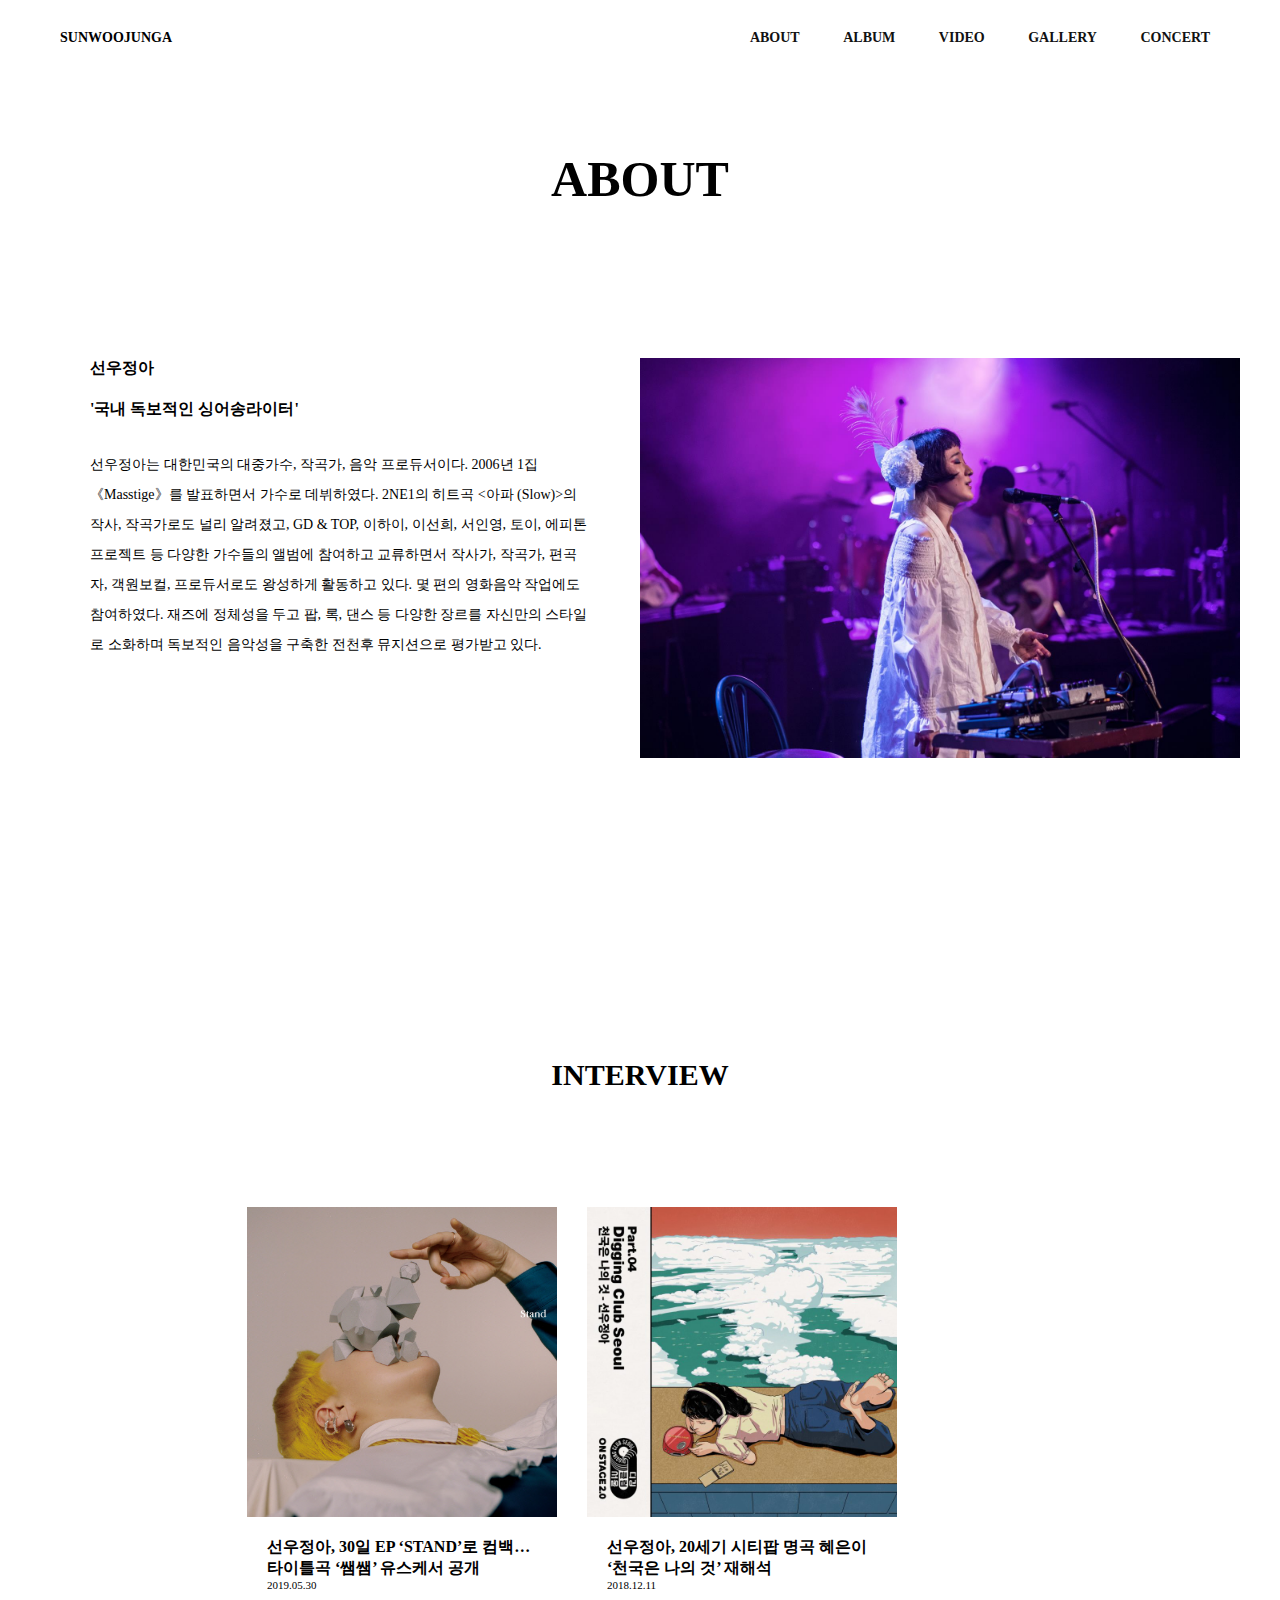
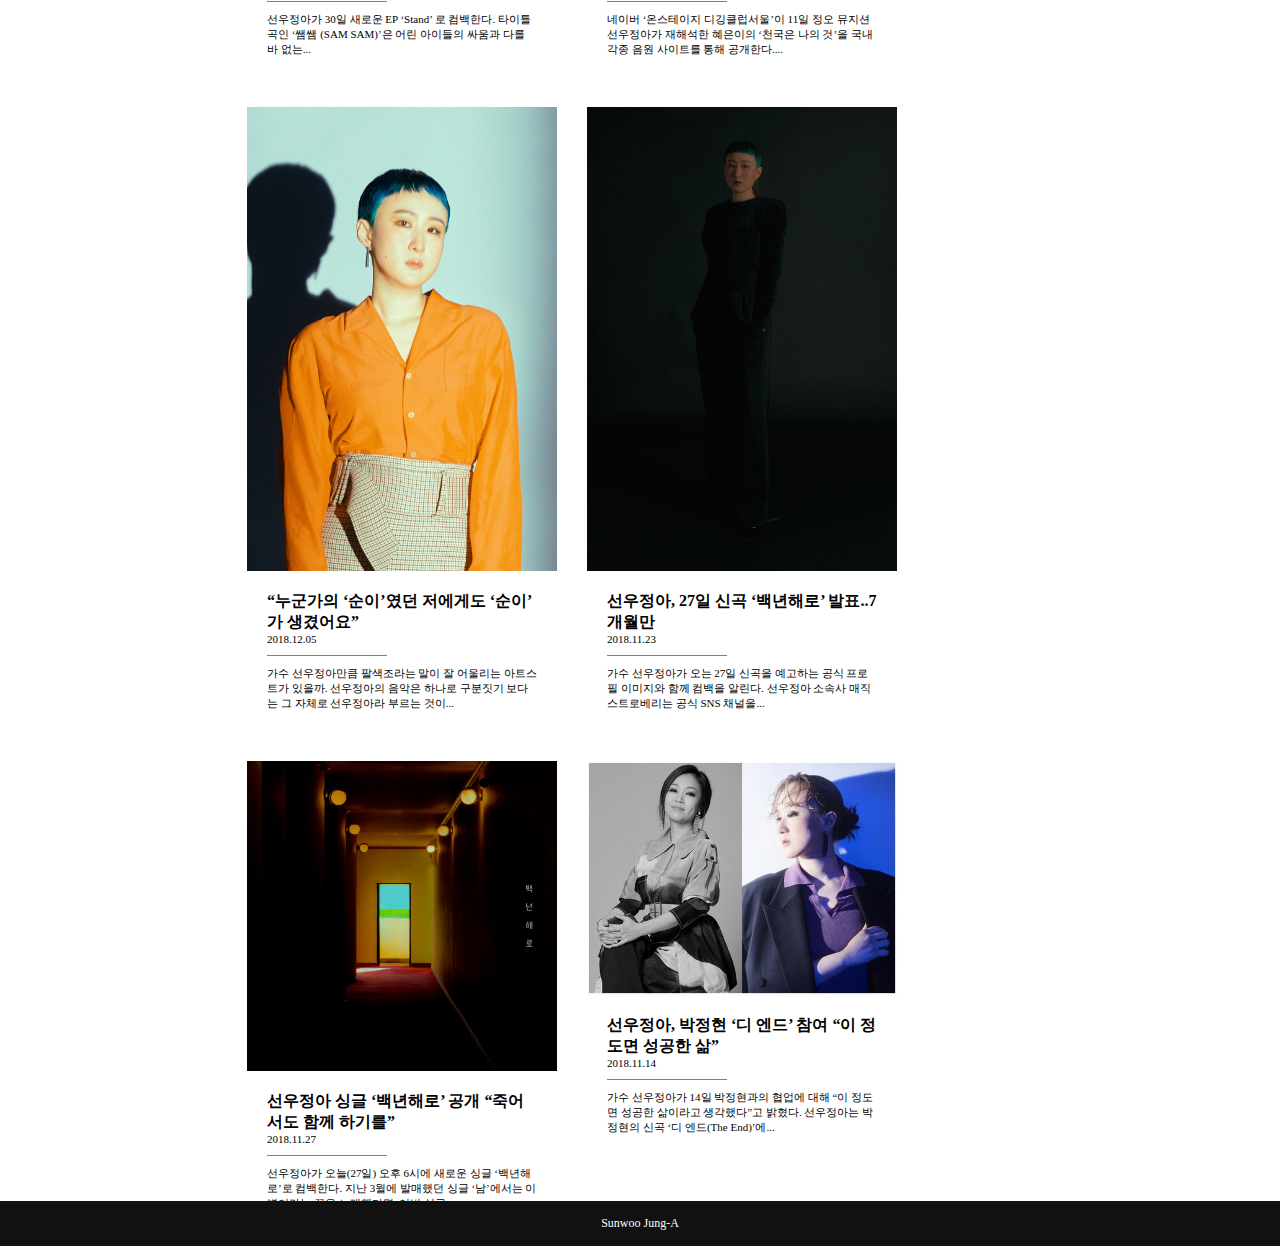
<file: about.html>
<!DOCTYPE html><!--21961029 김태희-->
<html lang="en" dir="ltr">
  <head>
    <meta charset="utf-8">
    <title>ABOUT</title>
    <link rel="stylesheet" type="text/css" href="mystyle.css">
    <style media="screen">
      h2{
        text-align:center;
        padding:150px;
        font-size: 50px;
      }
      h3{
        text-align:center;
        font-size: 30px;
        padding: 100px;
      }
      .txt_title {
        padding-bottom: 20px;
        font-weight: bold;
      }
      .Introduction_des{
        font-size: 14px;
        line-height: 30px;
      }
      #main_box{
        width:1100px;
        margin:0 auto;
      }
      #main_box aside{
        width:500px;
        height:300px;
        float:left;
        margin-right: 50px;
      }
      #main_box main{
        width:450px;
        height:300px;
        float:left;
      }
      #sub_box{
        margin-top:600px;
        height: 1600px;
      }
      #content{
        margin-left:15%;
        width: 80%;
      }
      /*dd*/
      .short_line{
          border-bottom: solid 1px gray;
          width: 35px;
      }
      .long_line{
          border-bottom: solid 1px gray;
          width: 120px;
          margin: 10px 0px; /* 상하 좌우 */
      }
      .card{
          background-color: white;
          width: 310px;
      }
      .card dd{
          margin: 0px;
          font-size: 11px;
      }
      .card dt{
          font-weight: bold;
      }
      .visual {
          position: static;
          position: relative; /* 관계형 */
          /* relative 부모는 absolute 자식의 기준점이 됨 */
      }
      .visual img{
          display: inline-block; /* 표시: 인라인-블록 */
          /* 이 경우 소문자 pjgy등을 표시할 밑공간 필요 */
          display: block;
      }
      .info{
          padding: 20px;
      }
      #content li{
          float: left;
          list-style: none;
          margin: 15px;
      }
      .visual .a{
        margin: 0;
        padding: 0;
      }
    </style>
  </head>
  <body>
    <header>
      <nav id="menu">
        <ul id="menu_logo">
          <li id="a_logo"><a href="index.html">SUNWOOJUNGA</a></li>
        </ul>
        <ul id="menu_category">
          <li><a href="about.html">ABOUT</a></li>
          <li><a href="album.html">ALBUM</a></li>
          <li><a href="video.html">VIDEO</a></li>
          <li><a href="gallery.html">GALLERY</a></li>
          <li><a href="concert.html">CONCERT</a></li>
        </ul>
      </nav>
    </header>

      <h2>ABOUT</h2>
        <section id="main_box">
          <aside>
            <p class="txt_title">선우정아</p>
              <h4>'국내 독보적인 싱어송라이터'</h4>
                 <div class="Introduction_des">
                     <p><br>선우정아는 대한민국의 대중가수, 작곡가, 음악 프로듀서이다.
                       2006년 1집《Masstige》를 발표하면서 가수로 데뷔하였다.
                       2NE1의 히트곡 <아파 (Slow)>의 작사, 작곡가로도 널리 알려졌고,
                       GD & TOP, 이하이, 이선희, 서인영, 토이, 에피톤 프로젝트 등
                       다양한 가수들의 앨범에 참여하고 교류하면서 작사가, 작곡가, 편곡자, 객원보컬, 프로듀서로도
                       왕성하게 활동하고 있다. 몇 편의 영화음악 작업에도 참여하였다.
                       재즈에 정체성을 두고 팝, 록, 댄스 등 다양한 장르를 자신만의 스타일로
                       소화하며 독보적인 음악성을 구축한 전천후 뮤지션으로 평가받고 있다.</p>
                </div>
          </aside>

          <main>
            <div class="Introduction_img">
                <img src="./img/artist_mainImg.jpg" width="600px;">
          </main>

        </section>
        <section id="sub_box">
          <h3>INTERVIEW</h3>
          <div id="content">
              <ul>
                  <li class="card">
                      <div class="visual">
                          <a href="http://www.sportsseoul.com/news/read/769830#csidx80862937ed0c6f3969b2450da178b96" target="_blank"><img src="./img/1.jpg"onmouseover="this.src='./img/1_1.png'" onmouseout="this.src='./img/1.jpg'" width="310px"></a>
                      </div>
                      <div class="info">
                          <dl>
                              <dt>선우정아, 30일 EP ‘STAND’로 컴백…타이틀곡 ‘쌤쌤’ 유스케서 공개</dt>
                              <dd>
                                  <div class="date">2019.05.30</div>
                                  <div class="long_line"></div>
                                  <p>
                                  선우정아가 30일 새로운 EP ‘Stand’ 로 컴백한다. 타이틀곡인 ‘쌤쌤 (SAM SAM)’은 어린 아이들의 싸움과 다를 바 없는...
                                  </p>
                              </dd>
                          </dl>
                      </div>
                  </li>
                  <li class="card">
                      <div class="visual">
                          <a href="https://tenasia.hankyung.com/topic/article/2018121139664" target="_blank"><img src="./img/2.jpg" onmouseover="this.src='./img/2_1.png'" onmouseout="this.src='./img/2.jpg'" width="310px"></a>
                      </div>
                      <div class="info">
                          <dl>
                              <dt>선우정아, 20세기 시티팝 명곡 혜은이 ‘천국은 나의 것’ 재해석</dt>
                              <dd>
                                  <div class="date">2018.12.11</div>
                                  <div class="long_line"></div>
                                  <p>
                                    네이버 ‘온스테이지 디깅클럽서울’이 11일 정오 뮤지션 선우정아가 재해석한 혜은이의 ‘천국은 나의 것’을 국내 각종 음원 사이트를 통해 공개한다....
                                  </p>
                              </dd>
                          </dl>
                      </div>
                  </li>
                  <li class="card">
                      <div class="visual">
                          <a href="http://www.sportsseoul.com/news/read/708022" target="_blank"><img src="./img/3.jpg"onmouseover="this.src='./img/3_1.png'" onmouseout="this.src='./img/3.jpg'" width="310px"></a>
                      </div>
                      <div class="info">
                          <dl>
                              <dt>“누군가의 ‘순이’였던 저에게도 ‘순이’가 생겼어요”</dt>
                              <dd>
                                  <div class="date">2018.12.05</div>
                                  <div class="long_line"></div>
                                  <p>
                                  가수 선우정아만큼 팔색조라는 말이 잘 어울리는 아트스트가 있을까. 선우정아의 음악은 하나로 구분짓기 보다는 그 자체로 선우정아라 부르는 것이...
                              </dd>
                          </dl>
                      </div>
                  </li>
                  <li class="card">
                      <div class="visual">
                          <a href="http://star.mt.co.kr/stview.php?no=2018112308110568131" target="_blank"><img src="./img/4.jpg" onmouseover="this.src='./img/4_1.png'" onmouseout="this.src='./img/4.jpg'"width="310px"></a>
                      </div>
                      <div class="info">
                          <dl>
                              <dt>선우정아, 27일 신곡 ‘백년해로’ 발표..7개월만</dt>
                              <dd>
                                  <div class="date">2018.11.23</div>
                                  <div class="long_line"></div>
                                  <p>
                                가수 선우정아가 오는 27일 신곡을 예고하는 공식 프로필 이미지와 함께 컴백을 알린다. 선우정아 소속사 매직스트로베리는 공식 SNS 채널을...
                          </dl>
                      </div>
                  </li>
                  <li class="card">
                      <div class="visual">
                          <a href=" http://sports.chosun.com/news/ntype.htm?id=201811280100232030017964&servicedate=20181127" target="_blank"><img src="./img/5.jpg" onmouseover="this.src='./img/5_1.png'" onmouseout="this.src='./img/5.jpg'"width="310px"></a>
                      </div>
                      <div class="info">
                          <dl>
                              <dt>선우정아 싱글 ‘백년해로’ 공개 “죽어서도 함께 하기를”</dt>
                              <dd>
                                  <div class="date">2018.11.27</div>
                                  <div class="long_line"></div>
                                  <p>
                                선우정아가 오늘(27일) 오후 6시에 새로운 싱글 ‘백년해로’로 컴백한다. 지난 3월에 발매했던 싱글 ‘남’에서는 이별이라는 끝을 노래했다면, 이번 싱글...
                      </div>
                  </li>
                  <li class="card">
                      <div class="visual">
                          <a href="http://tenasia.hankyung.com/archives/1601981" target="_blank"><img src="./img/6.jpg" onmouseover="this.src='./img/6_2.png'" onmouseout="this.src='./img/6.jpg'"width="310px"></a>
                      </div>
                      <div class="info">
                          <dl>
                              <dt>선우정아, 박정현 ‘디 엔드’ 참여 “이 정도면 성공한 삶”</dt>
                              <dd>
                                  <div class="date">2018.11.14</div>
                                  <div class="long_line"></div>
                                  <p>
                                    가수 선우정아가 14일 박정현과의 협업에 대해 “이 정도면 성공한 삶이라고 생각했다”고 밝혔다. 선우정아는 박정현의 신곡 ‘디 엔드(The End)’에...
                      </div>
                  </li>
                </ul>
                </div>

        </section>
        <footer>
          Sunwoo Jung-A<br>
        </footer>
  </body>
</html>
</file>
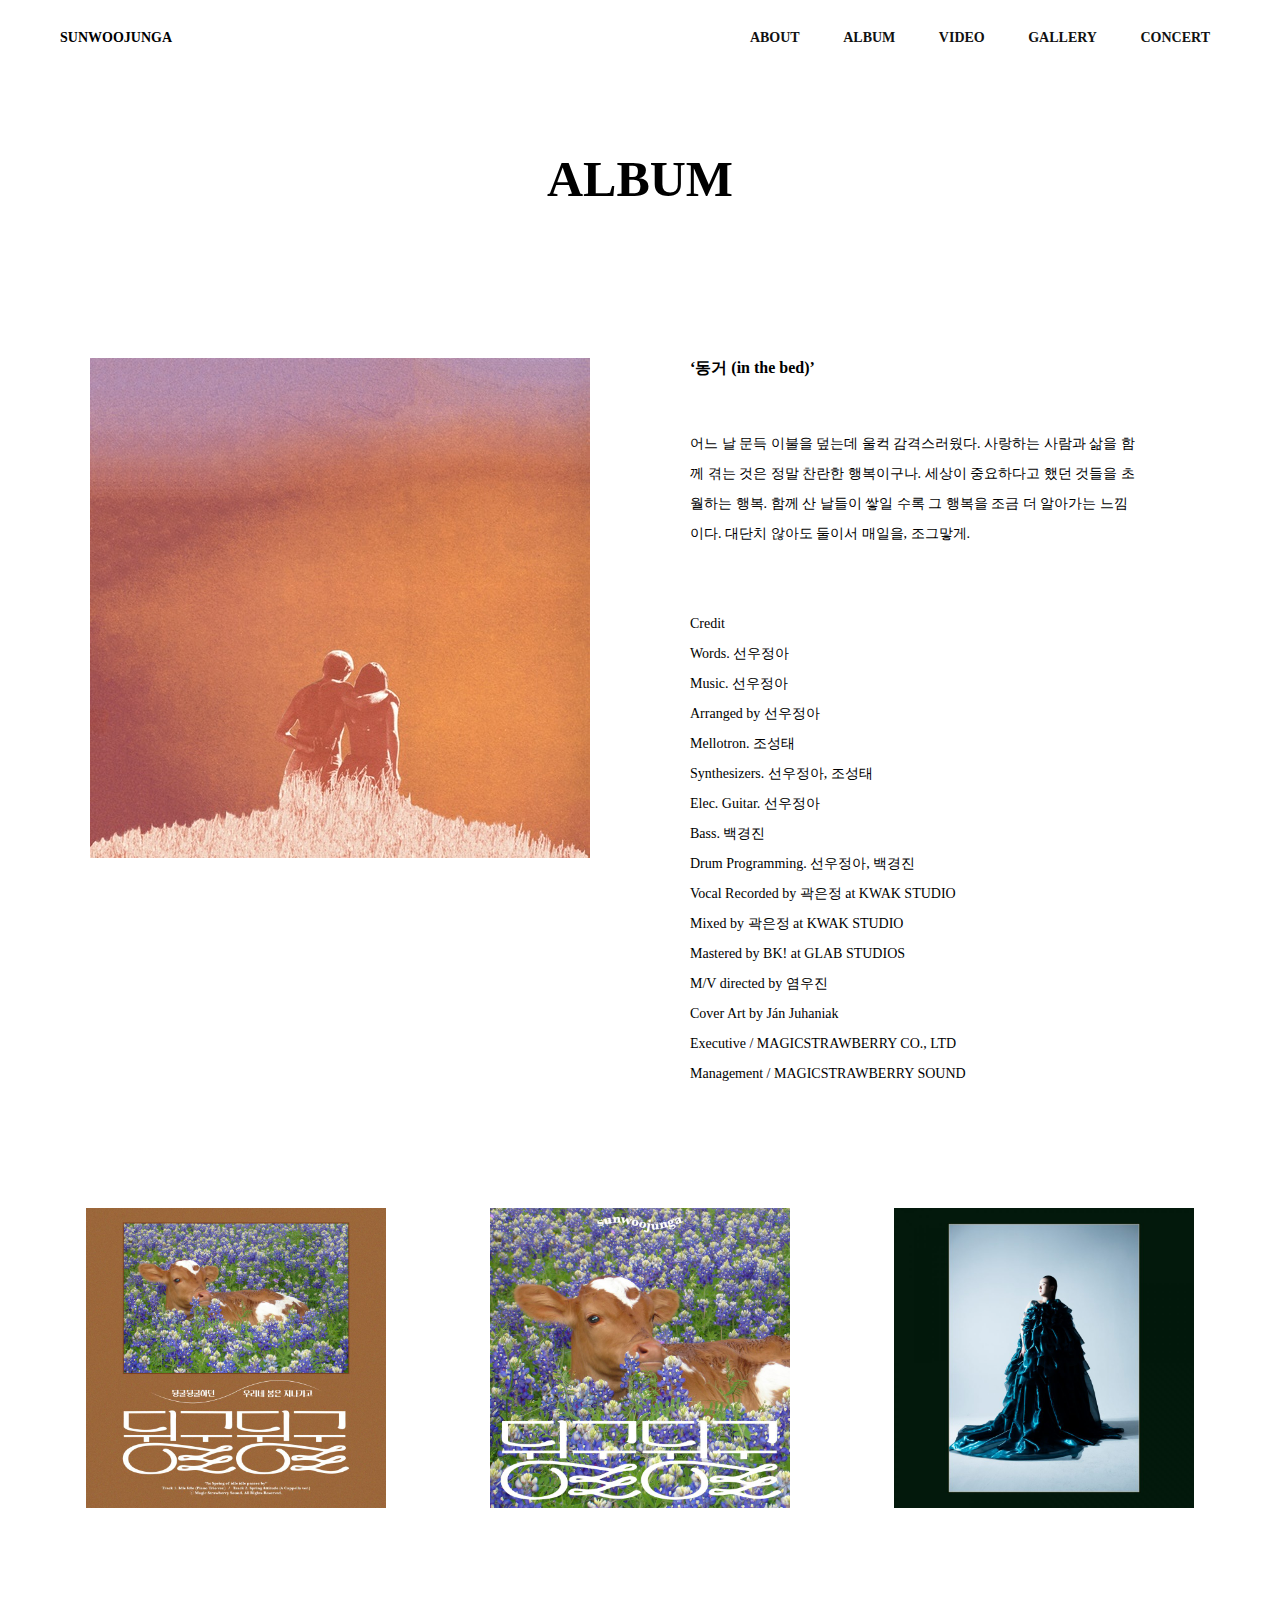
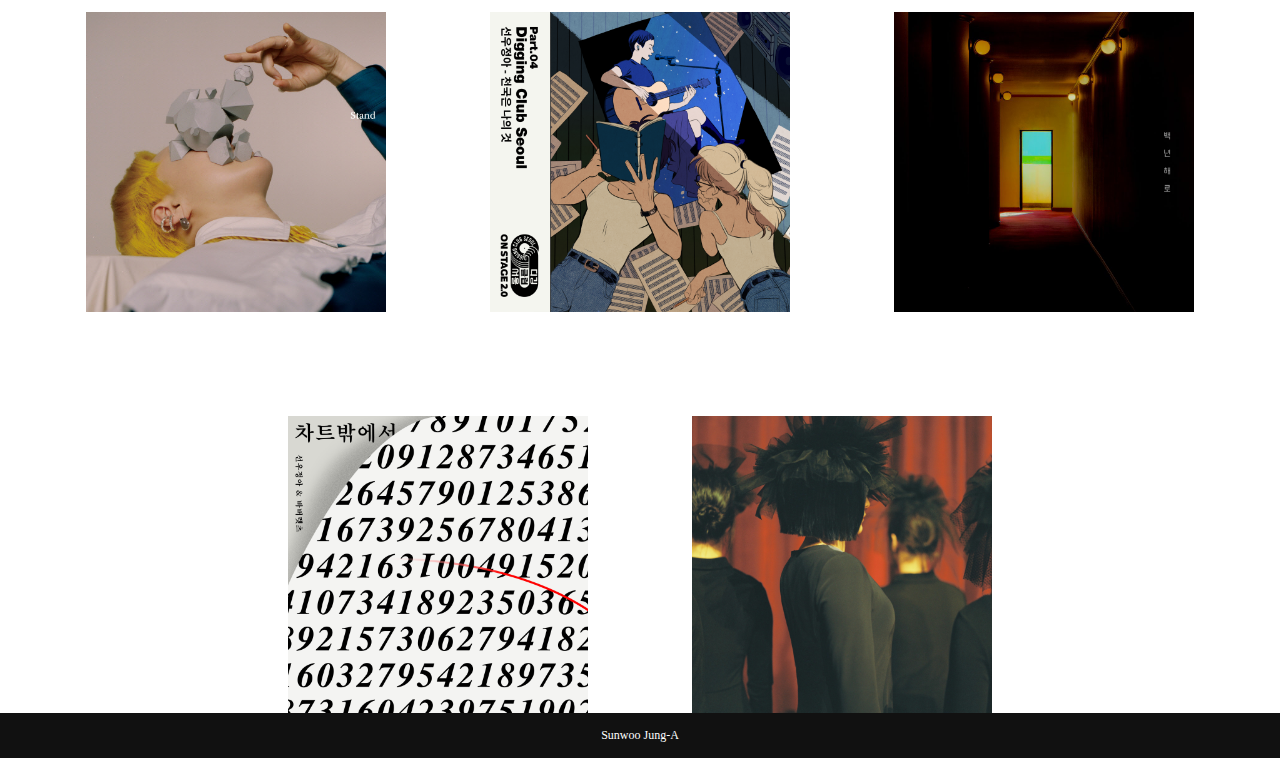
<file: album.html>
<!DOCTYPE html><!--21961029 김태희-->
<html lang="en" dir="ltr">
  <head>
    <meta charset="utf-8">
    <title>ALBUM</title>
    <link rel="stylesheet" type="text/css" href="mystyle.css">
    <style media="screen">
      h2{
        text-align:center;
        padding:150px;
        font-size: 50px;
      }
      #main_box{
        width:1100px;
        margin:0 auto;
      }
      #main_box aside{
        width:500px;
        height:300px;
        float:left;
      }
      #main_box main{
        width:450px;
        height:300px;
        float:left;
        margin-left:100px;
      }
      #sub_box{
        margin-top:800px;
        height: 1200px;
        text-align:center;
      }
      #sub_box img{
        display:inline;
        margin:50px;
      }
      .txt_title {
        padding-bottom: 20px;
        font-weight: bold;
      }
      .Introduction_des{
        font-size: 14px;
        line-height: 30px;
      }
    </style>
  </head>
  <body>
    <header>
      <nav id="menu">
        <ul id="menu_logo">
          <li id="a_logo"><a href="index.html">SUNWOOJUNGA</a></li>
        </ul>
        <ul id="menu_category">
          <li><a href="about.html">ABOUT</a></li>
          <li><a href="album.html">ALBUM</a></li>
          <li><a href="video.html">VIDEO</a></li>
          <li><a href="gallery.html">GALLERY</a></li>
          <li><a href="concert.html">CONCERT</a></li>
        </ul>
      </nav>
    </header>
    <h2>ALBUM</h2>
      <section id="main_box">
        <aside>
          <div class="Introduction_img">
              <img src="./img/al_1.jpg" width="500px;">

        </aside>

        <main>
          <p class="txt_title">‘동거 (in the bed)’</p>
               <div class="Introduction_des">
                   <p><br>어느 날 문득 이불을 덮는데 울컥 감격스러웠다.

                        사랑하는 사람과 삶을 함께 겪는 것은 정말 찬란한 행복이구나.
                        세상이 중요하다고 했던 것들을 초월하는 행복.

                        함께 산 날들이 쌓일 수록 그 행복을 조금 더 알아가는 느낌이다.
                        대단치 않아도 둘이서 매일을, 조그맣게.
                      <br><br><br>
                      Credit<br>
                      Words. 선우정아<br>
                      Music. 선우정아<br>
                      Arranged by 선우정아<br>

                      Mellotron. 조성태<br>
                      Synthesizers. 선우정아, 조성태<br>
                      Elec. Guitar. 선우정아<br>
                      Bass. 백경진<br>
                      Drum Programming. 선우정아, 백경진<br>

                      Vocal Recorded by 곽은정 at KWAK STUDIO<br>
                      Mixed by 곽은정 at KWAK STUDIO<br>
                      Mastered by BK! at GLAB STUDIOS<br>

                      M/V directed by 염우진<br>
                      Cover Art by Ján Juhaniak<br>

                      Executive / MAGICSTRAWBERRY CO., LTD<br>
                      Management / MAGICSTRAWBERRY SOUND</p>
        </main>
      </section>
      <section id="sub_box">
        <a href="https://www.melon.com/album/detail.htm?albumId=10456132" target="_blank"><img src="./img/al_2.jpg" onmouseover="this.src='./img/al_2_1.jpg'" onmouseout="this.src='./img/al_2.jpg'" width="300px"></a>
        <a href="https://www.melon.com/album/detail.htm?albumId=10436821" target="_blank"><img src="./img/al_3.jpg" onmouseover="this.src='./img/al_3_1.jpg'" onmouseout="this.src='./img/al_3.jpg'" width="300px"></a>
        <a href="https://www.melon.com/album/detail.htm?albumId=10364036" target="_blank"><img src="./img/al_4.jpg" onmouseover="this.src='./img/al_4_1.jpg'" onmouseout="this.src='./img/al_4.jpg'" width="300px"></a>
        <a href="https://www.melon.com/album/detail.htm?albumId=10292219" target="_blank"><img src="./img/al_5.jpg" onmouseover="this.src='./img/al_5_1.jpg'" onmouseout="this.src='./img/al_5.jpg'" width="300px"></a>
        <a href="https://www.melon.com/album/detail.htm?albumId=10231254" target="_blank"><img src="./img/al_6.png" onmouseover="this.src='./img/al_6_1.jpg'" onmouseout="this.src='./img/al_6.png'" width="300px"></a>
        <a href="https://www.melon.com/album/detail.htm?albumId=10226542" target="_blank"><img src="./img/al_7.jpg" onmouseover="this.src='./img/al_7_1.jpg'" onmouseout="this.src='./img/al_7.jpg'" width="300px"></a>
        <a href="https://www.melon.com/album/detail.htm?albumId=10159848" target="_blank"><img src="./img/al_8.png" onmouseover="this.src='./img/al_8_1.jpg'" onmouseout="this.src='./img/al_8.png'" width="300px"></a>
        <a href="https://www.melon.com/album/detail.htm?albumId=10149597" target="_blank"><img src="./img/al_9.png" onmouseover="this.src='./img/al_9_1.jpg'" onmouseout="this.src='./img/al_9.png'" width="300px"></a>

      </section>
      <footer>
        Sunwoo Jung-A<br>
      </footer>
  </body>
</html>
</file>
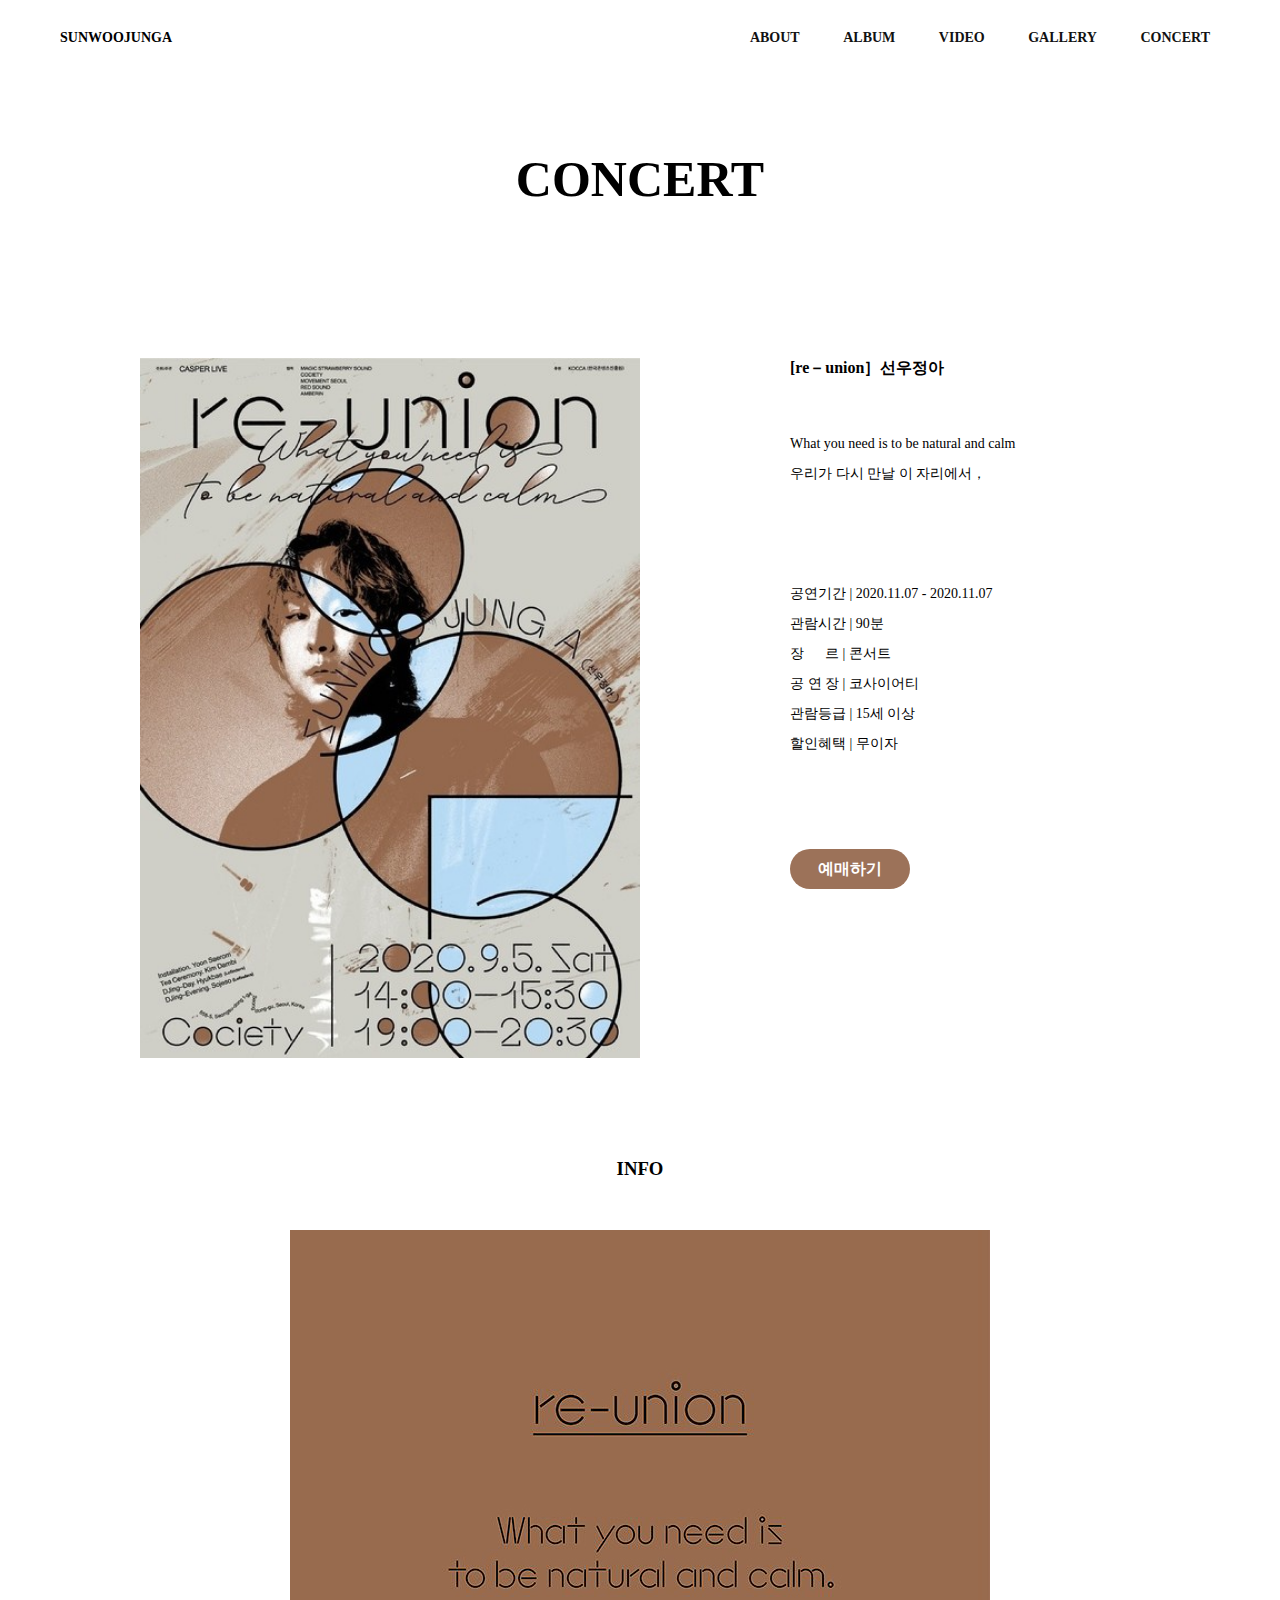
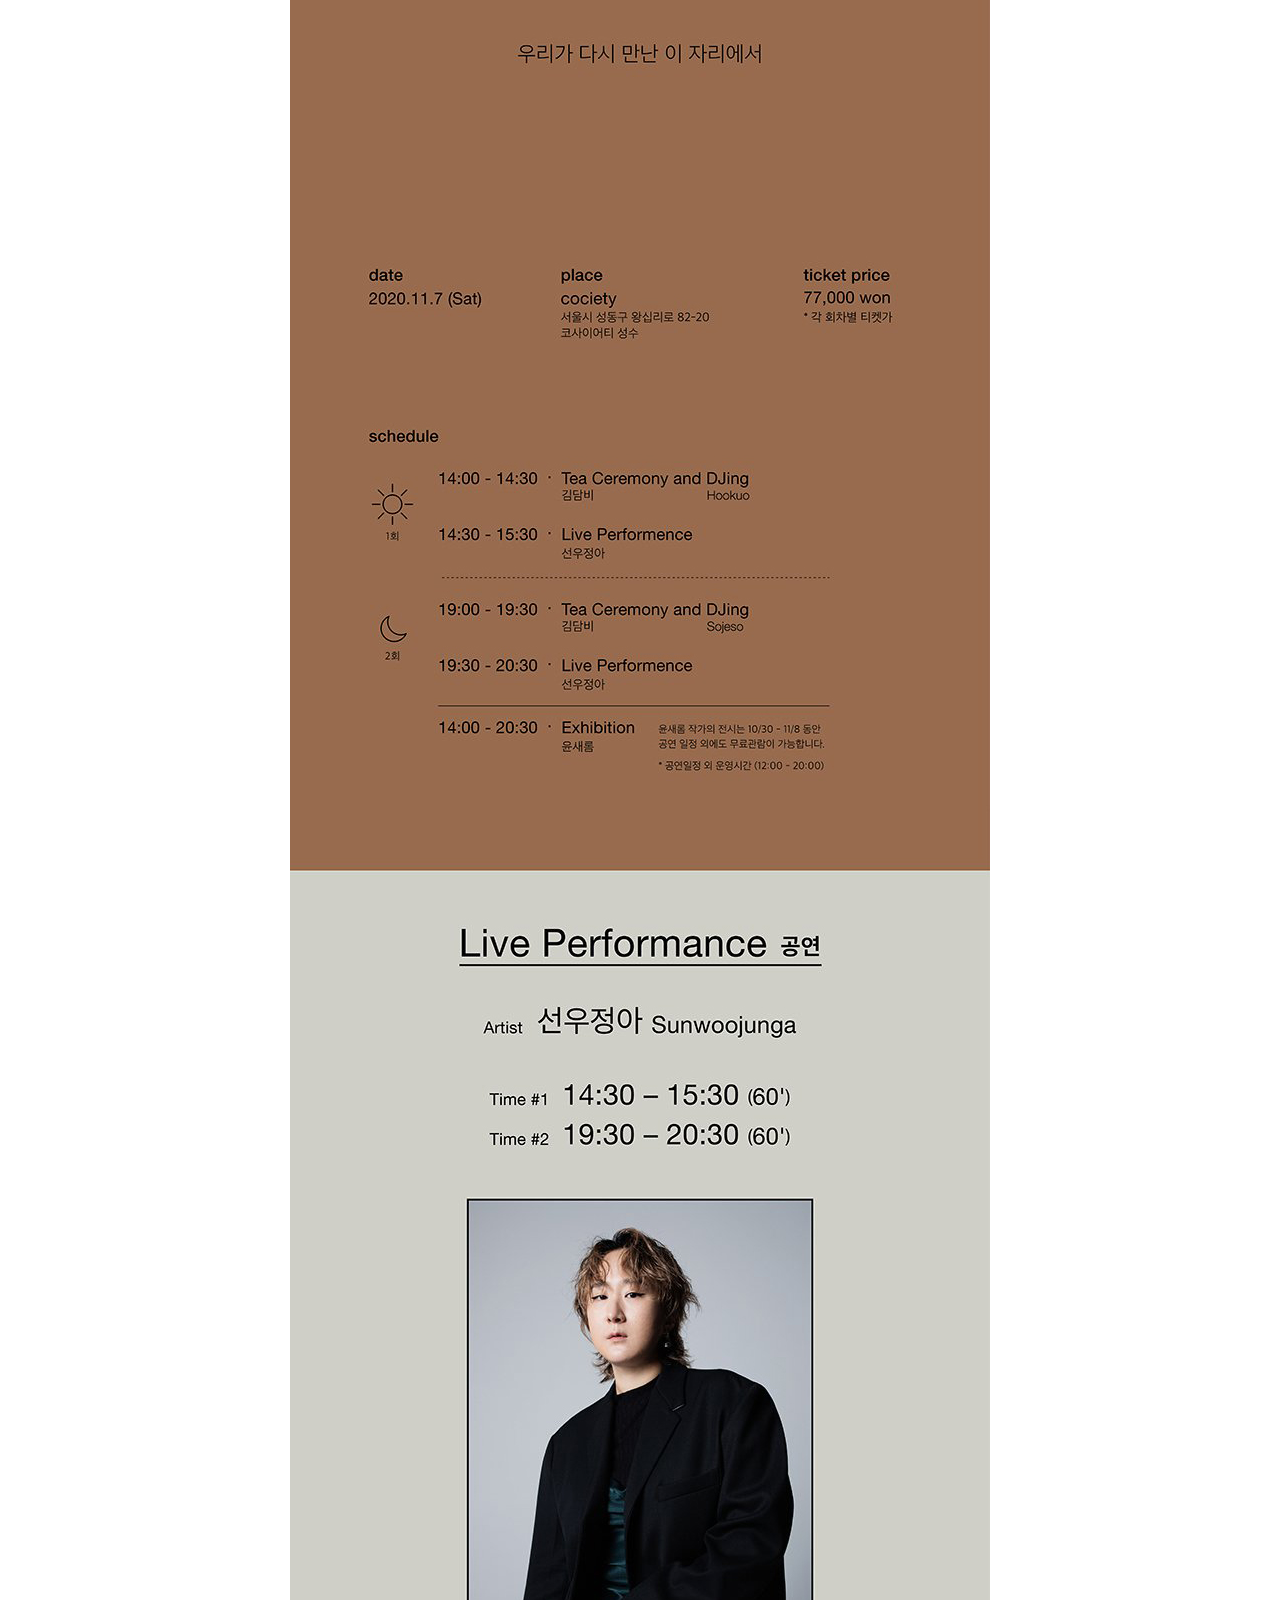
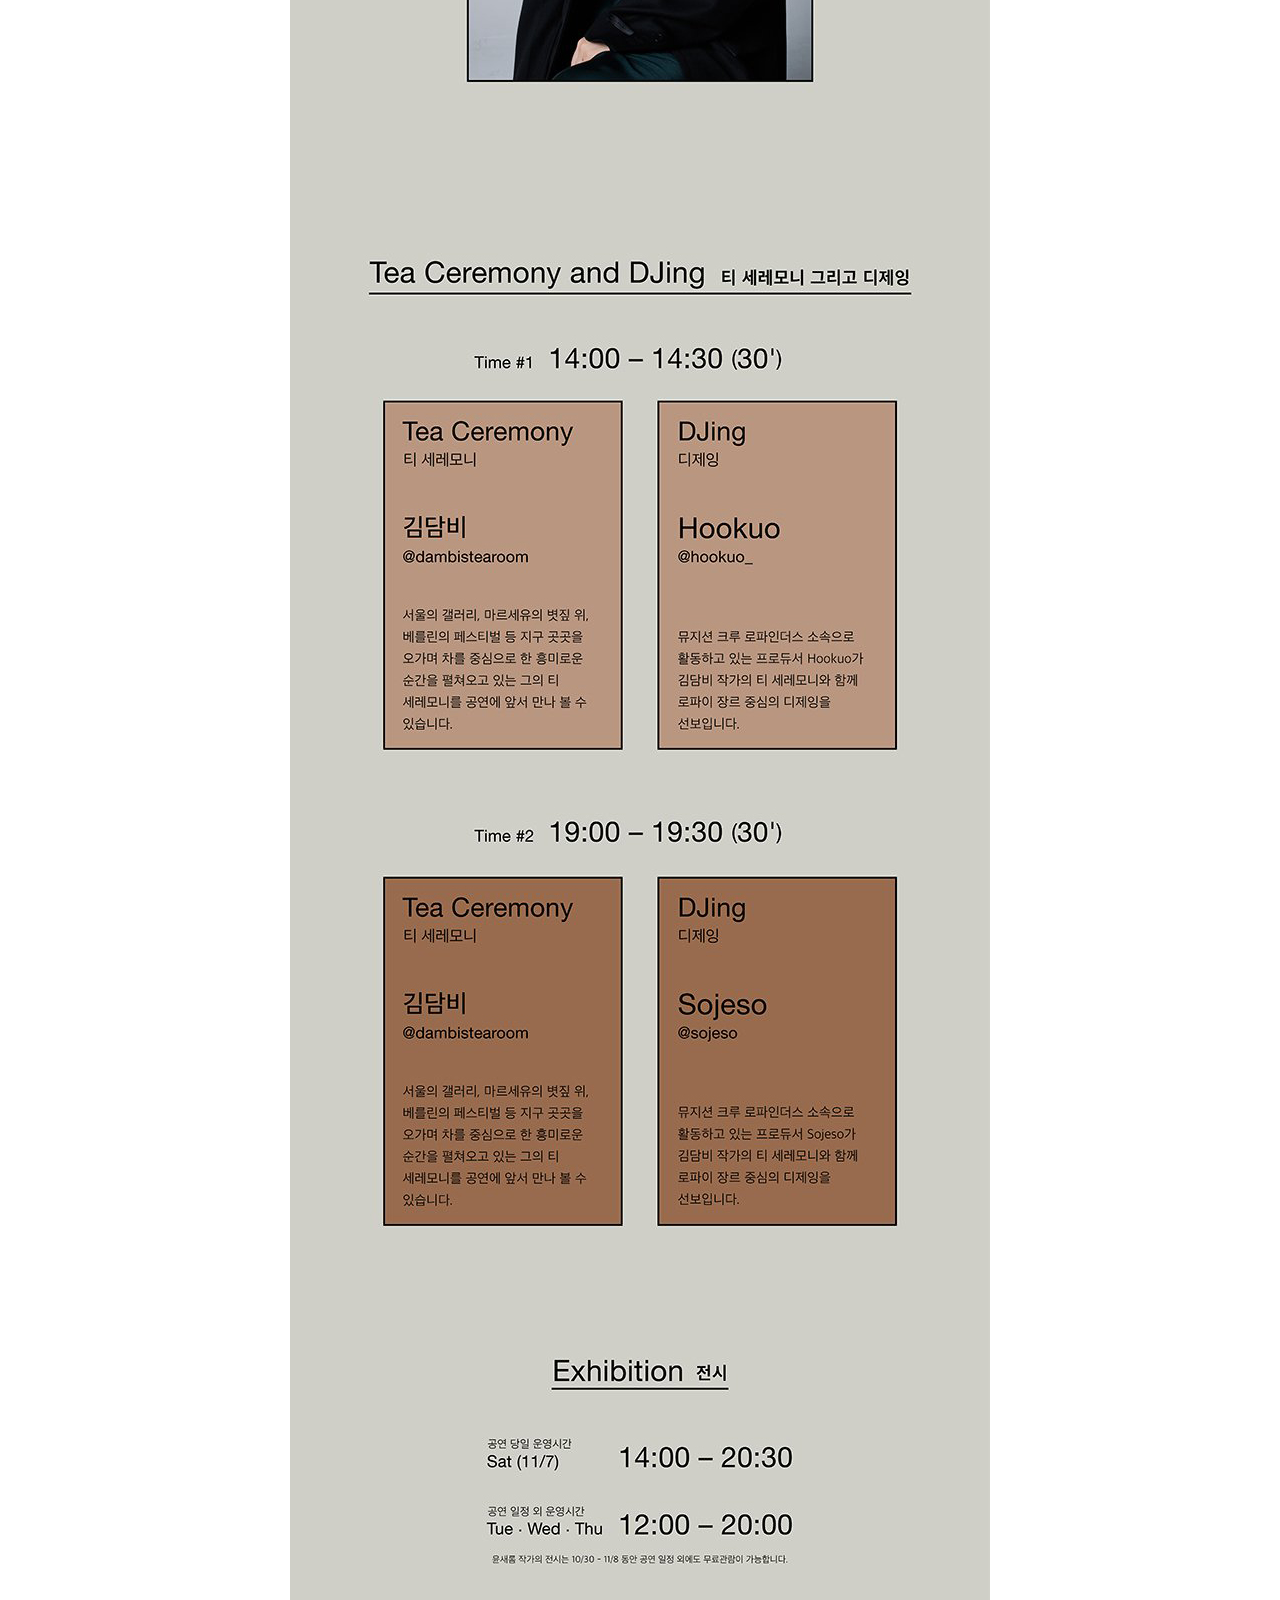
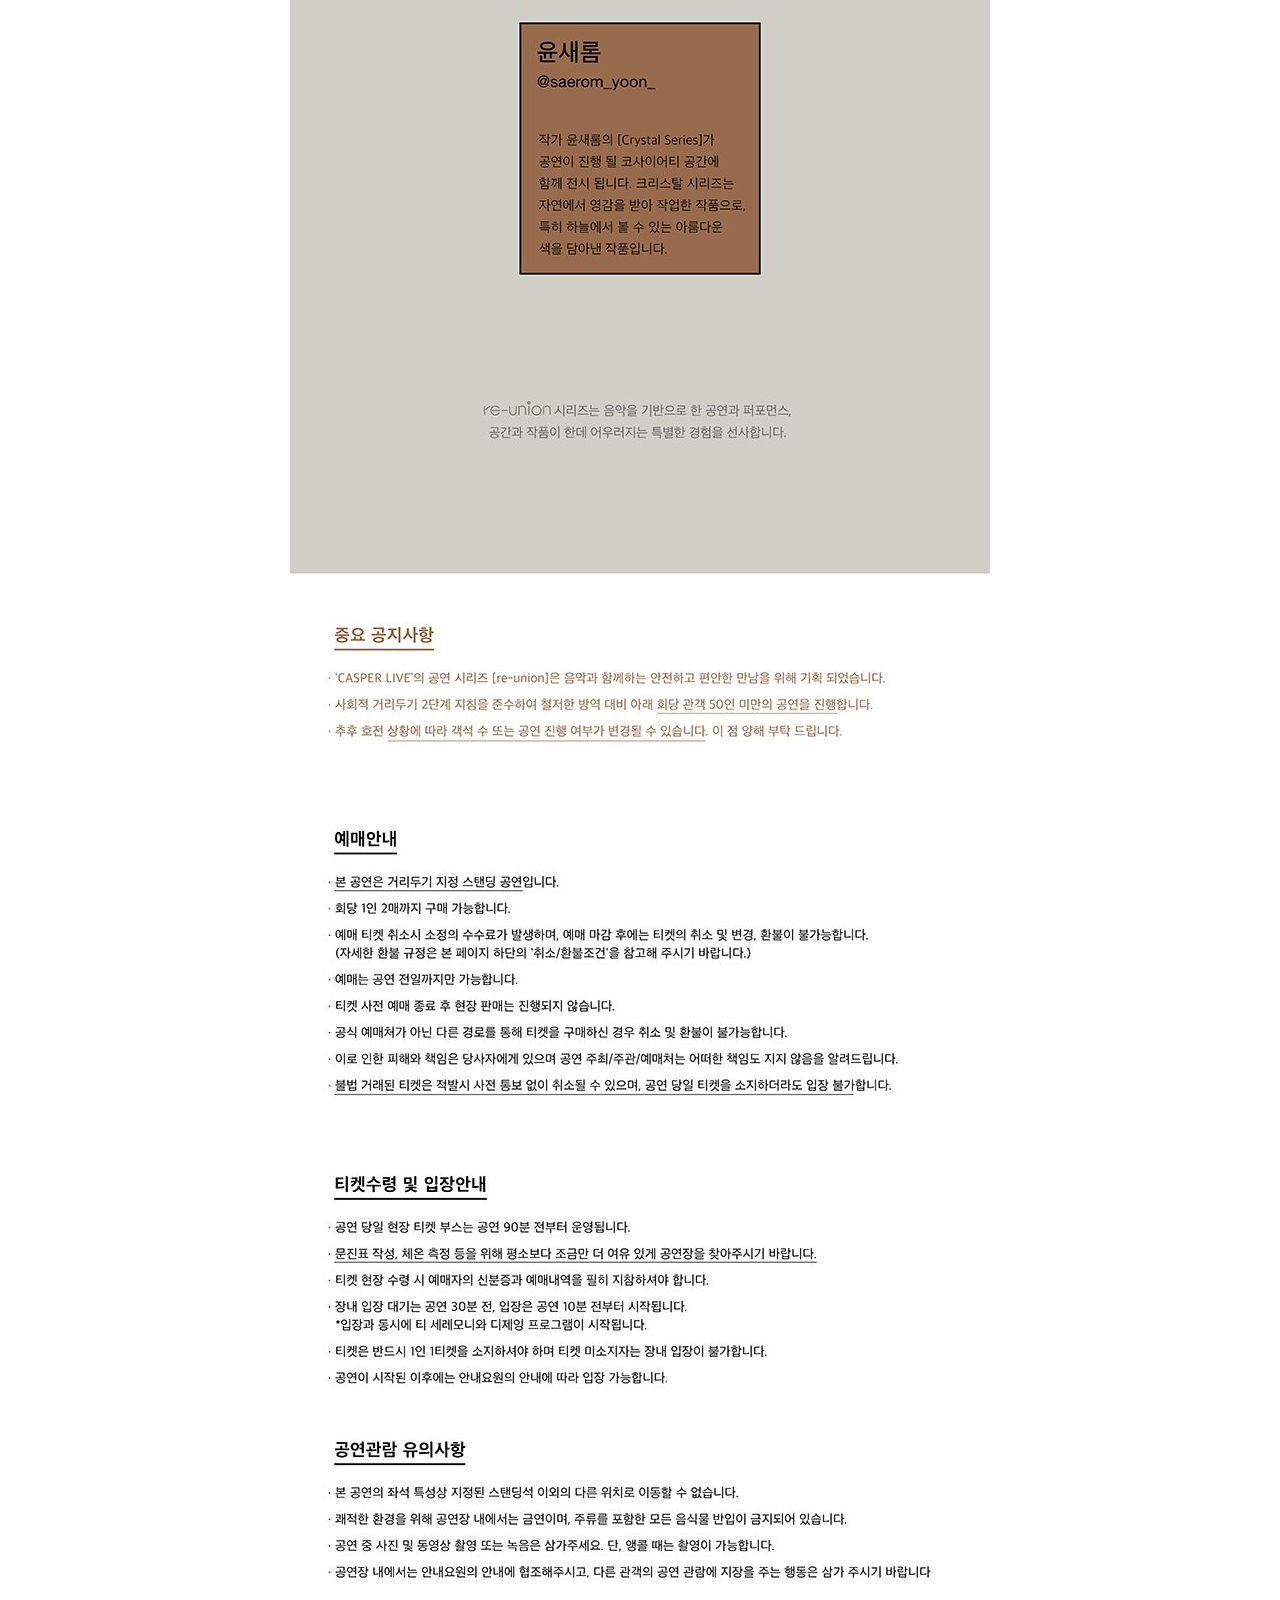
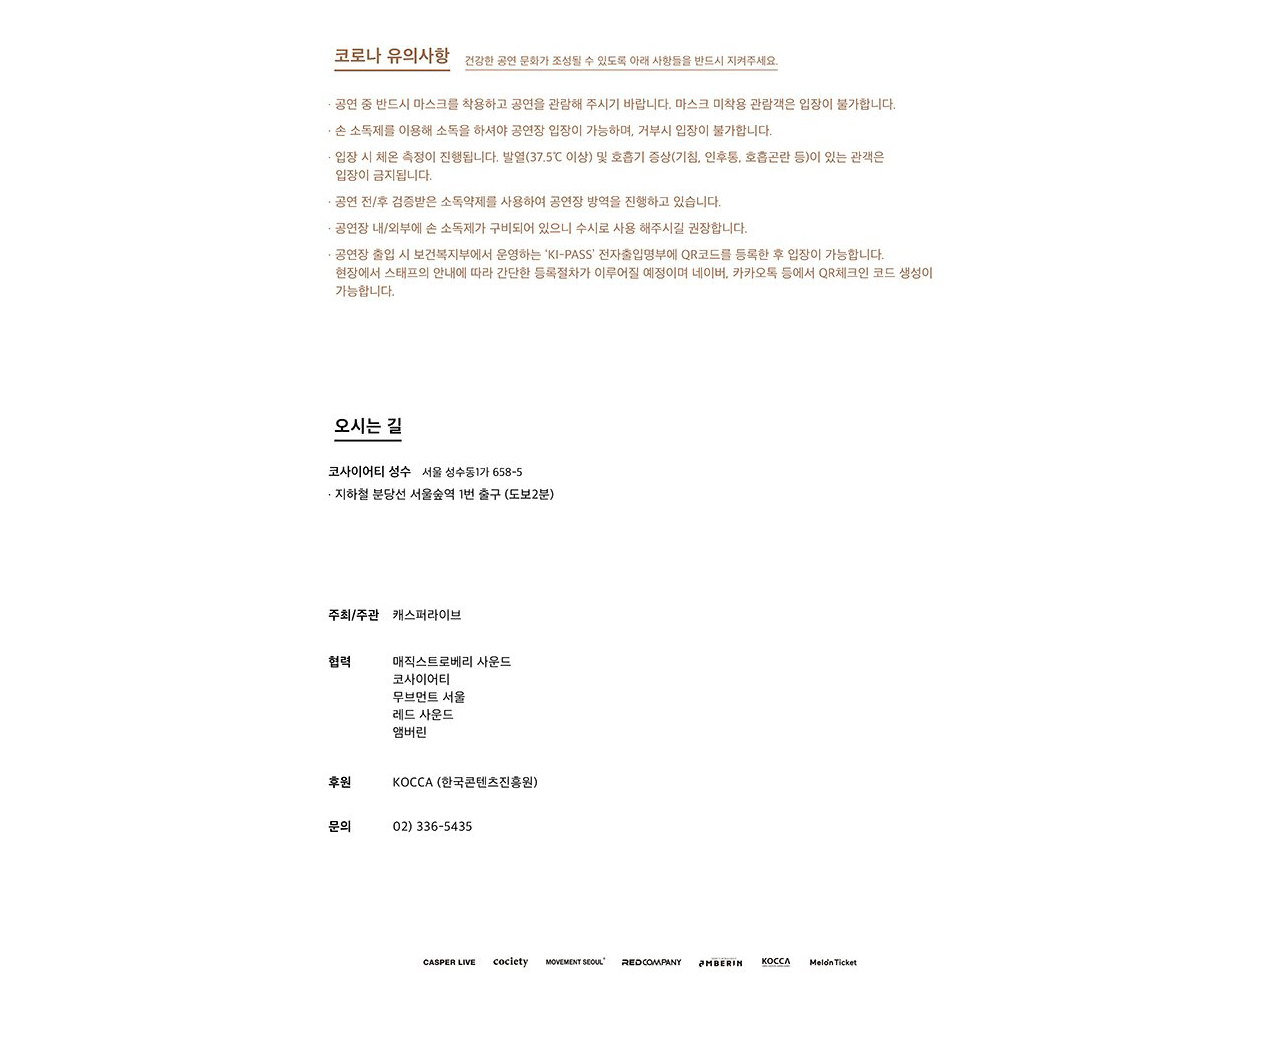
<file: concert.html>
<!DOCTYPE html><!--21961029 김태희-->
<html lang="en" dir="ltr">
  <head>
    <meta charset="utf-8">
    <title>CONCERT</title>
    <link rel="stylesheet" type="text/css" href="mystyle.css">
    <style media="screen">
      h2{
        text-align:center;
        padding:150px;
        font-size: 50px;
      }
      #main_box{
        width:1100px;
        margin:0 auto;
      }
      #main_box aside{
        width:600px;
        height:300px;
        float:left;
      }
      #main_box main{
        width:350px;
        height:300px;
        float:left;
        margin-left:100px;
      }
      #sub_box{
        margin-top:800px;
        height: 1200px;
        text-align:center;
      }
      #sub_box img{
        display:inline;
        margin:50px;
      }
      .txt_title {
        padding-bottom: 20px;
        font-weight: bold;
      }
      .Introduction_des{
        font-size: 14px;
        line-height: 30px;
      }
      main ul{
        -webkit-padding-start:0px;
      }
      button{
      	width:120px;
      	height: 40px;
      	background-color: #9c7259;
      	border:none;
      	color:white;
      	font-size: 16px;
      	font-weight: bold;
      	border-radius: 20px;
      	position: pixed;
      	transition:0.3s;
      }
      button:focus{
      	outline: 0;
      }
      button:hover{
      	background-color:#83604c;
      	cursor: pointer;
      }
      main a{
        margin:0;
      }
    </style>
  </head>
  <body>
    <header>
      <nav id="menu">
        <ul id="menu_logo">
          <li id="a_logo"><a href="index.html">SUNWOOJUNGA</a></li>
        </ul>
        <ul id="menu_category">
          <li><a href="about.html">ABOUT</a></li>
          <li><a href="album.html">ALBUM</a></li>
          <li><a href="video.html">VIDEO</a></li>
          <li><a href="gallery.html">GALLERY</a></li>
          <li><a href="concert.html">CONCERT</a></li>
        </ul>
      </nav>
    </header>
    <h2>CONCERT</h2>
      <section id="main_box">
        <aside>
          <div class="Introduction_img">
              <img src="./img/con1.jpg" width="500px;">
        </aside>

        <main>
          <p class="txt_title">[re－union］선우정아</p>
               <div class="Introduction_des">
                   <p><br>What you need is to be natural and calm<br>
                      우리가 다시 만날 이 자리에서，</p>
                      <br><br><br>
                      <ul>
                        <li>공연기간 | 2020.11.07 - 2020.11.07</li>
                        <li>관람시간 | 90분</li>
                        <li>장&nbsp&nbsp&nbsp&nbsp&nbsp&nbsp르 | 콘서트</li>
                        <li>공&nbsp연&nbsp장 | 코사이어티</li>
                        <li>관람등급 | 15세 이상</li>
                        <li>할인혜택 | 무이자 </li>
                      </ul>
                      <br>
                      <br>
                      <br>
                      <a href="https://ticket.melon.com/performance/index.htm?prodId=205455" target="_blank"><button>예매하기</button></a>

        </main>
      </section>
      <section id="sub_box">
        <h3>INFO</h3>
        <img src="./img/op.jpg" alt="">
      </section>
  </body>
</html>
</file>
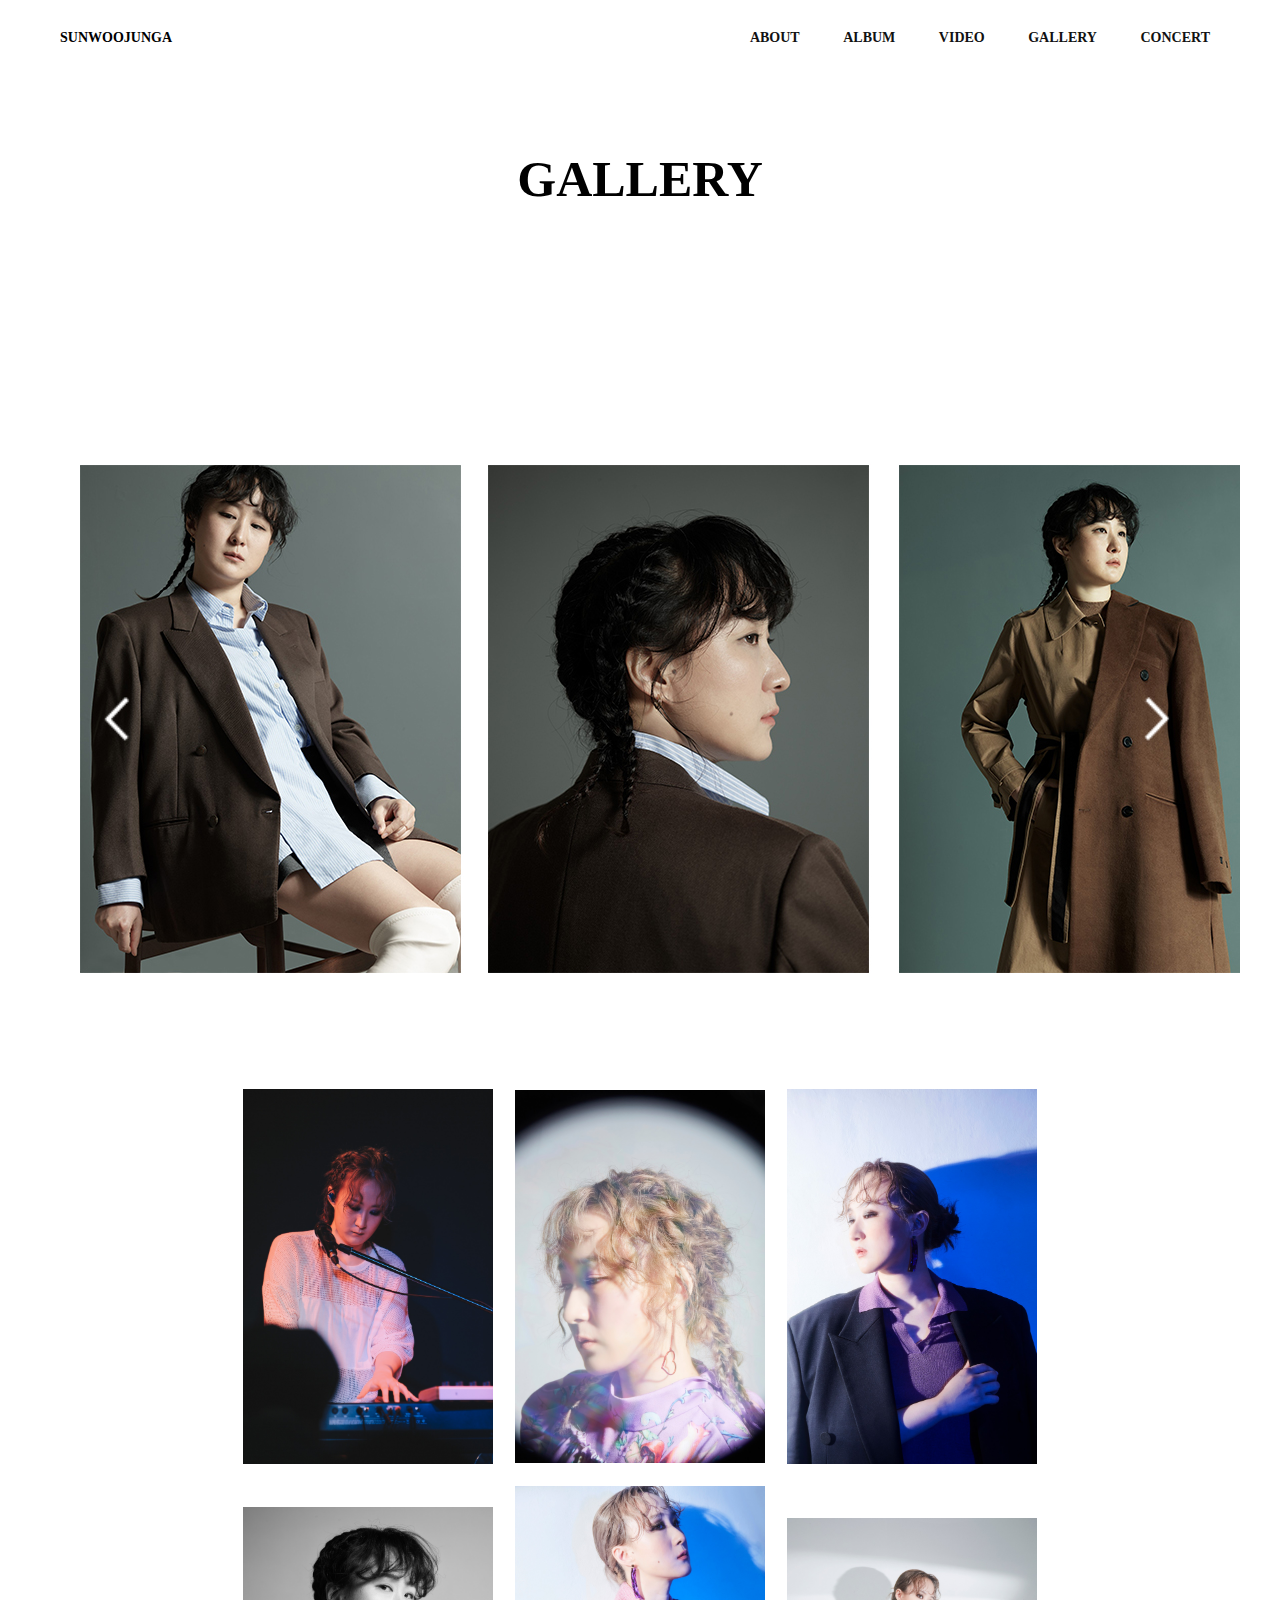
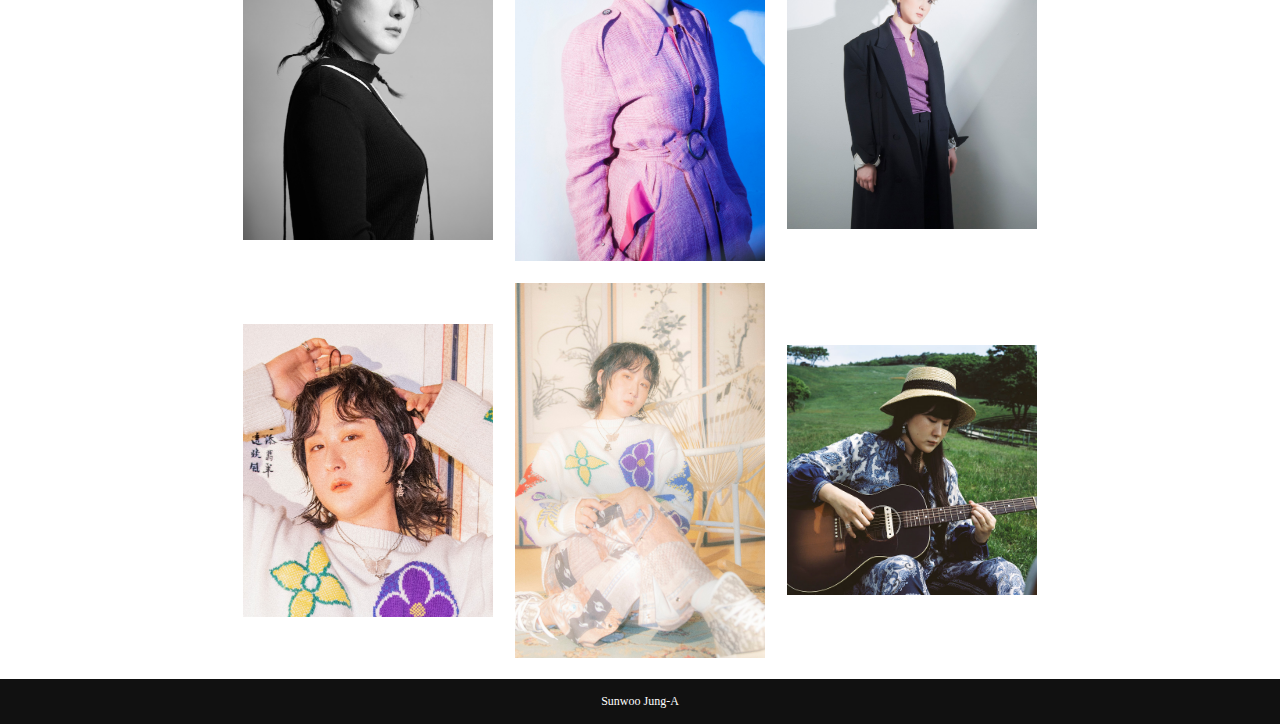
<file: gallery.html>
<!DOCTYPE html><!--21961029 김태희-->
<html lang="en" dir="ltr">
  <head>
    <meta charset="utf-8">
    <title>GALLERY</title>
    <link rel="stylesheet" type="text/css" href="mystyle.css">
    <style media="screen">
      h2 {
        text-align:center;
        padding:150px;
        font-size: 50px;
      }
      #main_box {
        width:1000px;
        margin:0 auto;
      }
      #sub_box {
        text-align:center;
        width:100px;
        display:inline;
      }
      table {
        margin-left:auto;
        margin-right:auto;
        border-right:none
      }
      td {
        padding: 10px;
      }
      p {
        padding-top:20px;
        padding-bottom:50px;
        font-weight:bold;
      }
      div {
        margin:0;padding:0;
      }
      .section [id*="slide"] {
        display:none;
      }

      .section .slidewrap {
        max-width:1200px;
        margin:0 auto;
        overflow:hidden;
        position:relative;
      }
      .section .slidelist {
        white-space:nowrap;
        font-size:0;
      }
      .section .slidelist  li {
        display:inline-block;
        vertical-align:middle;
        width:100%;
        transition:all .5s;
      }
      .section .slidelist  li  a {
        display:block;
        position:relative;
      }
      .section .slide-control {
        position:absolute;
        top:0;
        left:0;
        z-index:10;
        width:100%;
        height:100%;
      }
      .section .slide-control label {
        position:absolute;z-index:1;top:50%;transform:translateY(-50%);padding:50px;cursor:pointer;
      }
      .section .slide-control .left {
        left:30px;background:url('./img/left.png') center center / 100% no-repeat;
      }
      .section .slide-control .right {
        right:30px;background:url('./img/right.png') center center / 100% no-repeat;
      }
      .section .slide-control [class*="control"] {
        display:none;
      }

      .section [id="slide01"]:checked ~ .slidewrap .slidelist > li {
        transform:translateX(-0%);
      }
      .section [id="slide02"]:checked ~ .slidewrap .slidelist > li {
        transform:translateX(-100%);
      }
      .section [id="slide03"]:checked ~ .slidewrap .slidelist > li {
        transform:translateX(-200%);
      }
      .section [id="slide01"]:checked ~ .slidewrap .control01 {display:block;}
      .section [id="slide02"]:checked ~ .slidewrap .control02 {display:block;}
      .section [id="slide03"]:checked ~ .slidewrap .control03 {display:block;}
    </style>
  </head>
  <body>
    <header>
      <nav id="menu">
        <ul id="menu_logo">
          <li id="a_logo"><a href="index.html">SUNWOOJUNGA</a></li>
        </ul>
        <ul id="menu_category">
          <li><a href="about.html">ABOUT</a></li>
          <li><a href="album.html">ALBUM</a></li>
          <li><a href="video.html">VIDEO</a></li>
          <li><a href="gallery.html">GALLERY</a></li>
          <li><a href="concert.html">CONCERT</a></li>
        </ul>
      </nav>
    </header>

    <h2>GALLERY</h2>
    <div class="section">
    	<input type="radio" name="slide" id="slide01" checked>
    	<input type="radio" name="slide" id="slide02">
    	<input type="radio" name="slide" id="slide03">
    	<div class="slidewrap">
    		<ul class="slidelist">
    			<li>
    				<a>
    					<img src="./img/gall.jpg">
    				</a>
    			</li>
    			<li>
    				<a>
    					<img src="./img/gall_1.jpg">
    				</a>
    			</li>
    			<li>
    				<a>
    					<img src="./img/gall_2.jpg">
    				</a>
    			</li>
    		</ul>

    		<div class="slide-control">
    			<div class="control01">
    				<label for="slide03" class="left"></label>
    				<label for="slide02" class="right"></label>
    			</div>
    			<div class="control02">
    				<label for="slide01" class="left"></label>
    				<label for="slide03" class="right"></label>
    			</div>
    			<div class="control03">
    				<label for="slide02" class="left"></label>
    				<label for="slide01" class="right"></label>
    			</div>
    		</div>
    	</div>
    </div>
    <section id="sub_box">
      <table>
           <tr>
               <td><img src="./img/gal_1.jpg" width="250"></td>
               <td><img src="./img/gal_2.jpg" width="250"></td>
               <td><img src="./img/gal_3.jpg" width="250"></td>
           </tr>
           <tr>
               <td><img src="./img/gal_4.jpg" width="250"></td>
               <td><img src="./img/gal_5.jpg" width="250"></td>
               <td><img src="./img/gal_6.jpg" width="250"></td>
           </tr>
           <tr>
               <td><img src="./img/gal_7.jpg" width="250"></td>
               <td><img src="./img/gal_8.jpg" width="250"></td>
               <td><img src="./img/gal_10.jpg" width="250"></td>
           </tr>

       </table>
    </section>
    <br><br><br>
    <footer>
      Sunwoo Jung-A<br>
    </footer>
  </body>
</html>
</file>
<file: mystyle.css>
/*21961029 김태희*/
  *{
    margin:0;
  }
body{
  font-family:"나눔고딕";
  margin: 0;
  padding: 0;
  min-width:100px;
}
li{
  list-style-type: none;
}
#a_logo a{
  margin: 0;
}
header{
  font-weight: bold;
  margin-top:0;
  width: 100%;
  height: 80px;
  background-color: #ffffff;
  position: fixed;
  max-width: none;
  z-index: 1;
}
#menu{
  padding:10px;
}
#menu li{
  display:inline;
}
#menu_category{
  display:inline;
  text-align:right;
  margin: 20px 40px 20px 40px;
  font-size: 14px;
  float: right;
}
#menu_logo{
  display:inline;
  text-align:left;
  float: left;
  font-size: 14px;
  margin: 20px 40px 20px 10px;
}
ul li a:hover{
  color: #aaaaaa;
}
#menu_category a{
  text-decoration: none;
  color: #111111;
  margin: 0 20px 0 20px;
}
img {
  display: block; margin: 0px auto;
}
a:link{
  color:#000000;
  text-decoration:none;
}
a:visited{
  color:#000000;
}
a:hover{
  color:#000000;
  font-weight:bold;
  text-decoration:underline;
}
a:active{
  color:#000000;
}
footer {
    position: absolute;
    left: 0;
    bottom: 0;
    width: 100%;
    padding: 15px 0;
    text-align: center;
    color: white;
    background-color:#111111;
    font-size: 12px;
}
html {
    position: relative;
    min-height: 100%;
    margin: 0;
}
</file>
